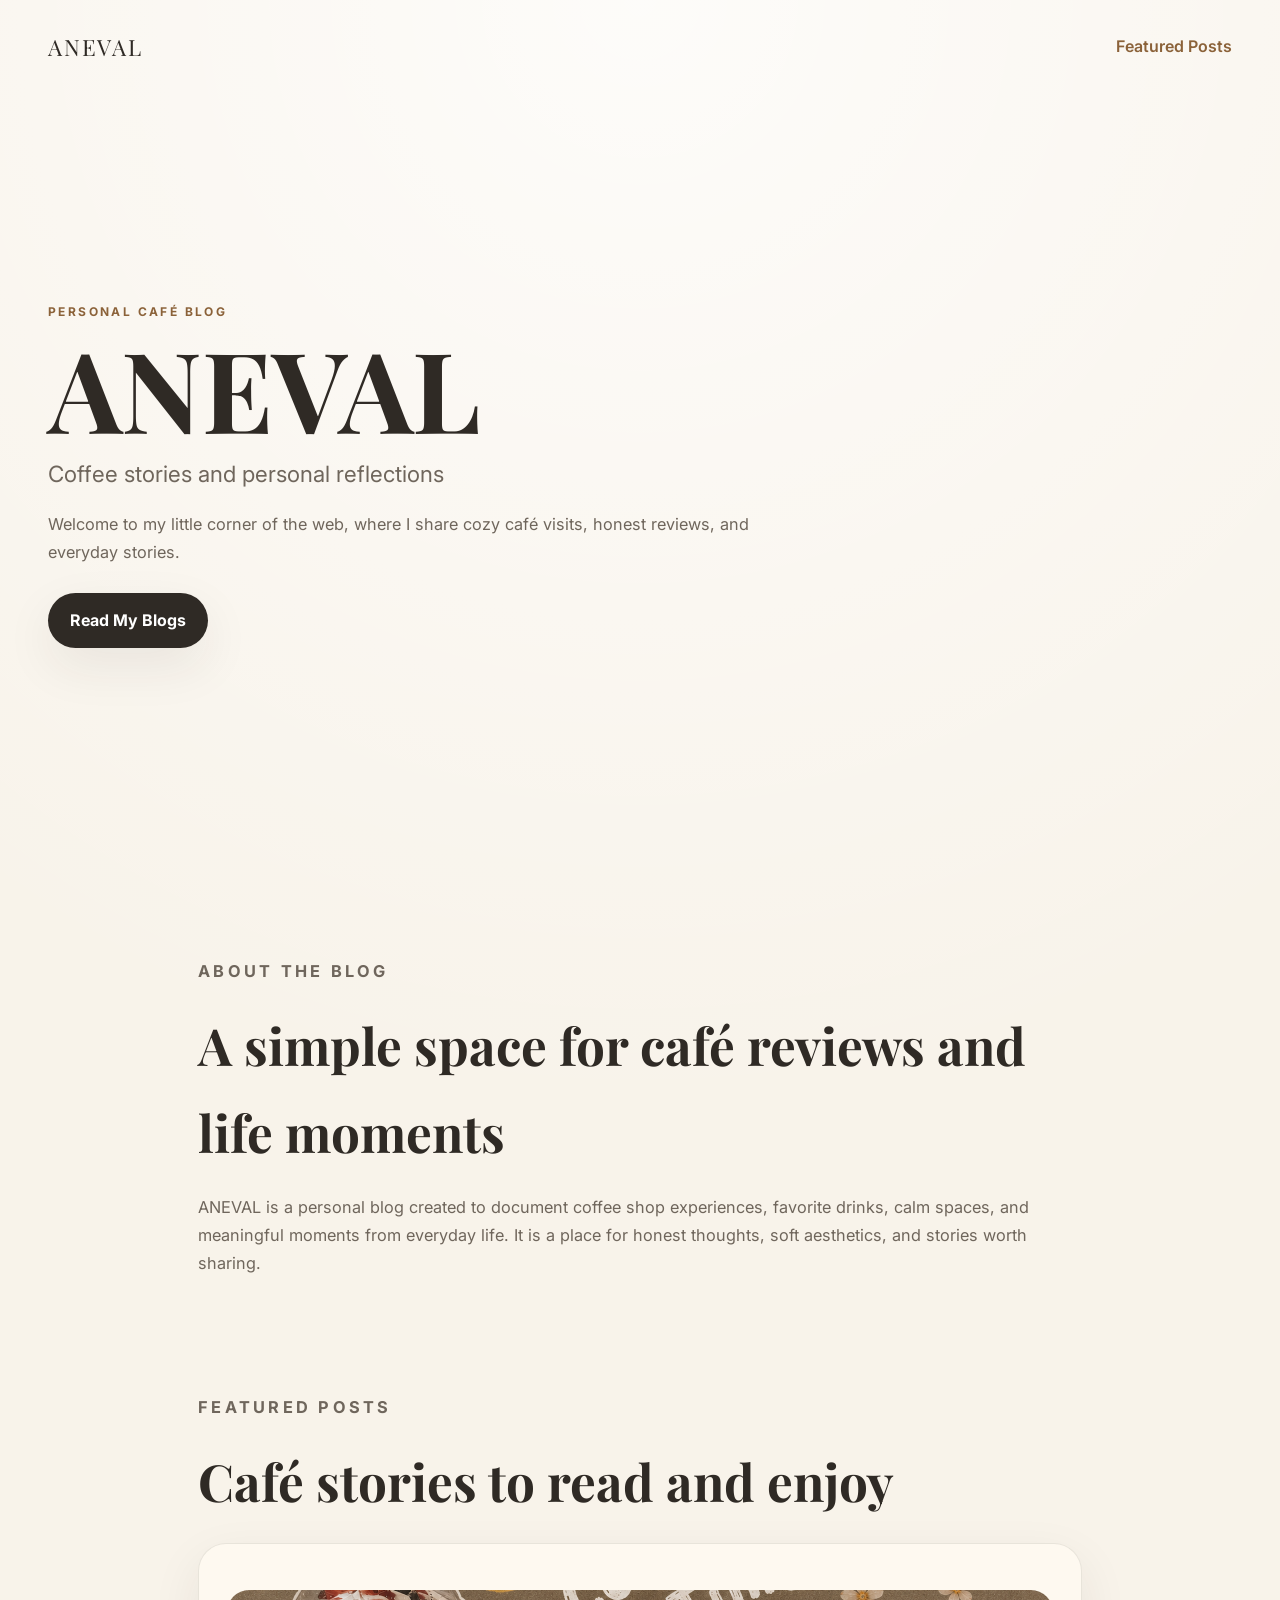
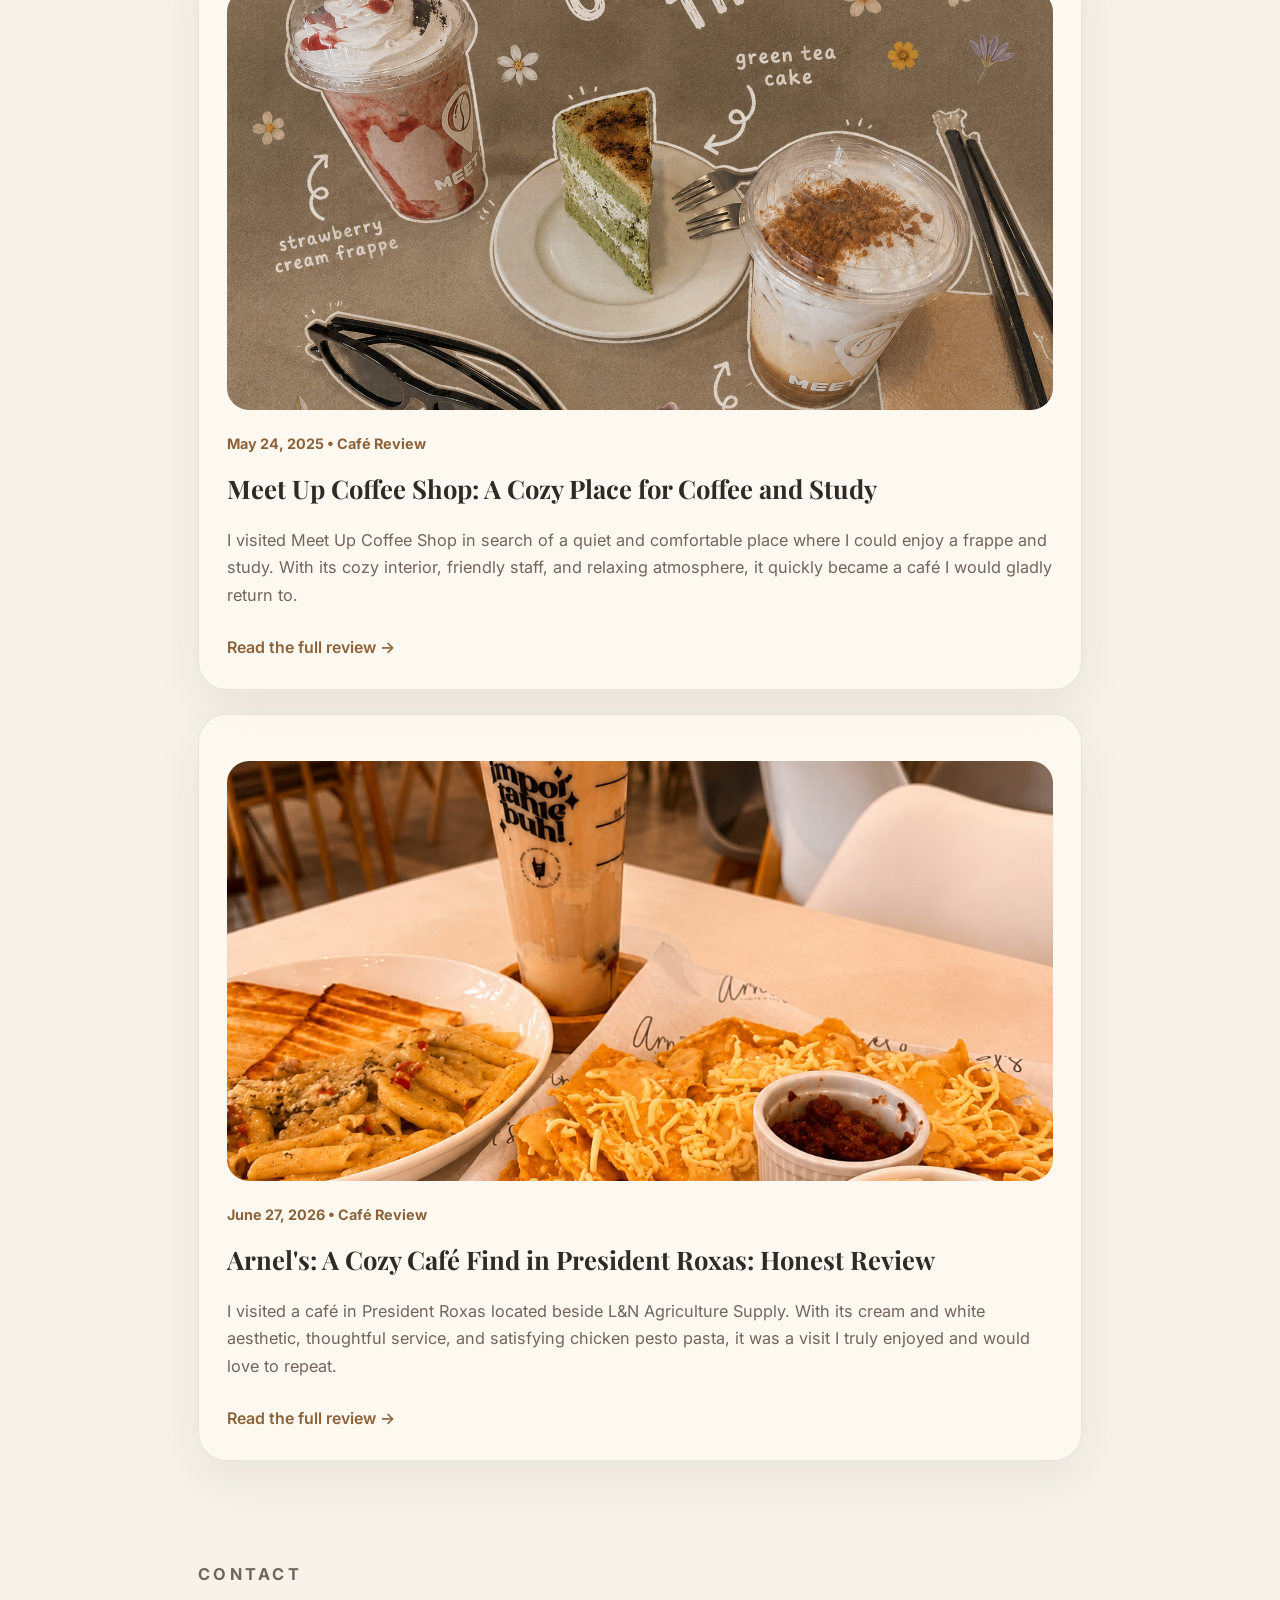
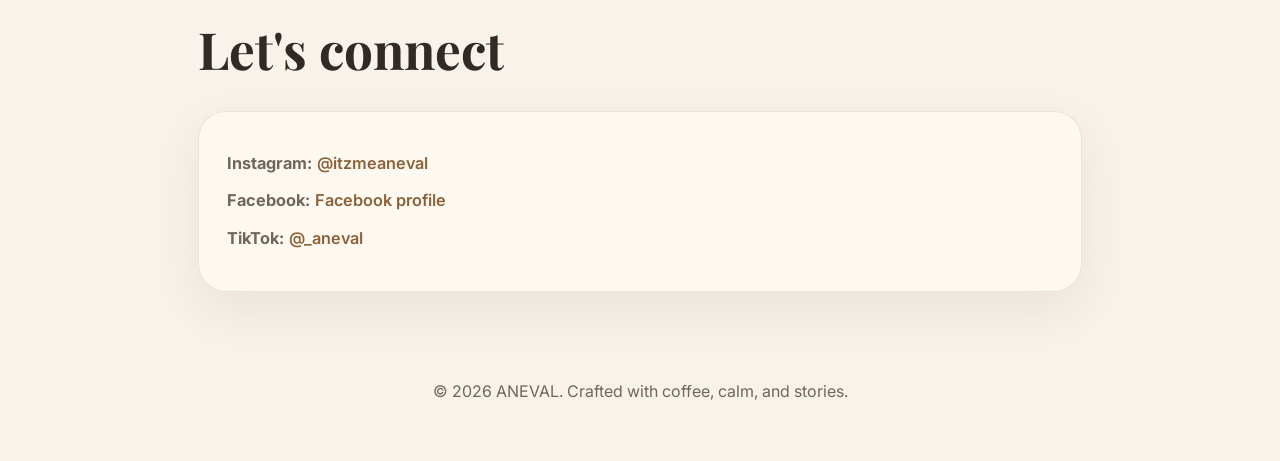
<file: index.html>
<!DOCTYPE html>
<html lang="en">
  <head>
    <meta charset="UTF-8" />
    <meta name="viewport" content="width=device-width, initial-scale=1.0" />
    <title>ANEVAL | Café Blog</title>
    <meta
      name="description"
      content="ANEVAL is a personal café blog about coffee shop visits, cozy spaces, and everyday life stories."
    />
    <link rel="preconnect" href="https://fonts.googleapis.com" />
    <link rel="preconnect" href="https://fonts.gstatic.com" crossorigin />
    <link
      href="https://fonts.googleapis.com/css2?family=Playfair+Display:wght@600;700&family=Inter:wght@400;500;600;700&display=swap"
      rel="stylesheet"
    />
    <link rel="stylesheet" href="style.css" />
  </head>
  <body>
    <header class="hero">
      <nav class="nav">
        <div class="brand">ANEVAL</div>
        <a class="nav-link" href="#featured">Featured Posts</a>
      </nav>

      <section class="hero-content">
        <p class="eyebrow">Personal café blog</p>
        <h1>ANEVAL</h1>
        <p class="tagline">Coffee stories and personal reflections</p>
        <p class="hero-text">
          Welcome to my little corner of the web, where I share cozy café visits,
          honest reviews, and everyday stories.
        </p>
        <a class="button" href="#featured">Read My Blogs</a>
      </section>
    </header>

    <main>
      <section class="section about">
        <div class="section-heading">
          <p class="eyebrow">About the blog</p>
          <h2>A simple space for café reviews and life moments</h2>
        </div>
        <p>
          ANEVAL is a personal blog created to document coffee shop experiences,
          favorite drinks, calm spaces, and meaningful moments from everyday life.
          It is a place for honest thoughts, soft aesthetics, and stories worth
          sharing.
        </p>
      </section>

      <section class="section featured" id="featured">
        <div class="section-heading">
          <p class="eyebrow">Featured posts</p>
          <h2>Café stories to read and enjoy</h2>
        </div>

        <div class="featured-posts">
          <article class="post-preview">
            <img
              class="banner-image"
              src="imagesmeet-up-banner.png"
              alt="Meet Up Coffee Shop banner"
            />
            <div class="card-meta">May 24, 2025 • Café Review</div>
            <h3>Meet Up Coffee Shop: A Cozy Place for Coffee and Study</h3>
            <p>
              I visited Meet Up Coffee Shop in search of a quiet and comfortable
              place where I could enjoy a frappe and study. With its cozy interior,
              friendly staff, and relaxing atmosphere, it quickly became a café I
              would gladly return to.
            </p>
            <a class="text-link" href="meet-up-coffee-shop.html">Read the full review →</a>
          </article>

          <article class="post-preview">
            <img
              class="banner-image"
              src="roxas-banner.png"
              alt="President Roxas café banner"
            />
            <div class="card-meta">June 27, 2026 • Café Review</div>
            <h3>Arnel's: A Cozy Café Find in President Roxas: Honest Review</h3>
            <p>
              I visited a café in President Roxas located beside L&amp;N Agriculture
              Supply. With its cream and white aesthetic, thoughtful service, and
              satisfying chicken pesto pasta, it was a visit I truly enjoyed and
              would love to repeat.
            </p>
            <a class="text-link" href="president-roxas-cafe-review.html">Read the full review →</a>
          </article>
        </div>
      </section>

      <section class="section contact" id="contact">
        <div class="section-heading">
          <p class="eyebrow">Contact</p>
          <h2>Let's connect</h2>
        </div>
        <div class="contact-card">
          <p><strong>Instagram:</strong> <a href="https://instagram.com/itzmeaneval" target="_blank" rel="noopener noreferrer">@itzmeaneval</a></p>
          <p><strong>Facebook:</strong> <a href="https://www.facebook.com/lavena.gee.adarle.boluso" target="_blank" rel="noopener noreferrer">Facebook profile</a></p>
          <p><strong>TikTok:</strong> <a href="https://www.tiktok.com/@_aneval?_t=ZS-8zuCAxaX56e&_r=1" target="_blank" rel="noopener noreferrer">@_aneval</a></p>
        </div>
      </section>
    </main>

    <footer class="footer">
      <p>© 2026 ANEVAL. Crafted with coffee, calm, and stories.</p>
    </footer>
  </body>
</html>
</file>
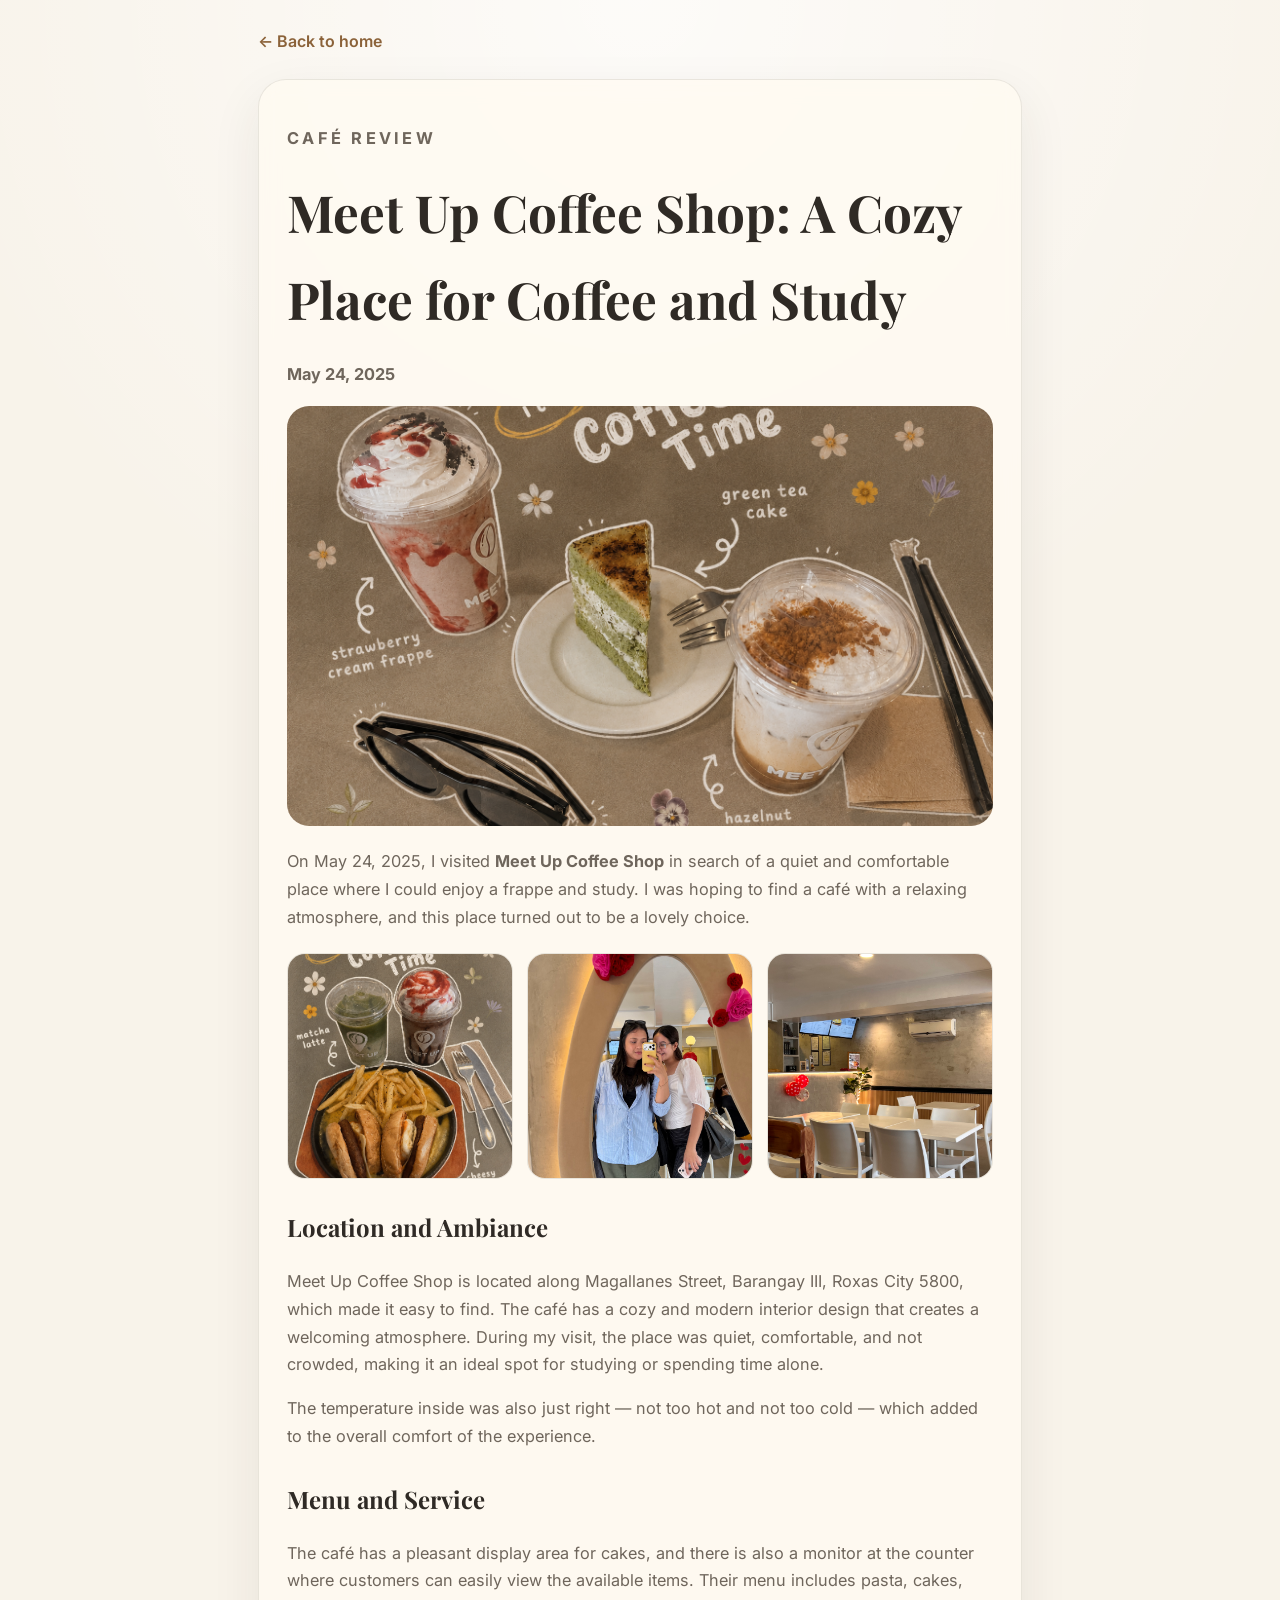
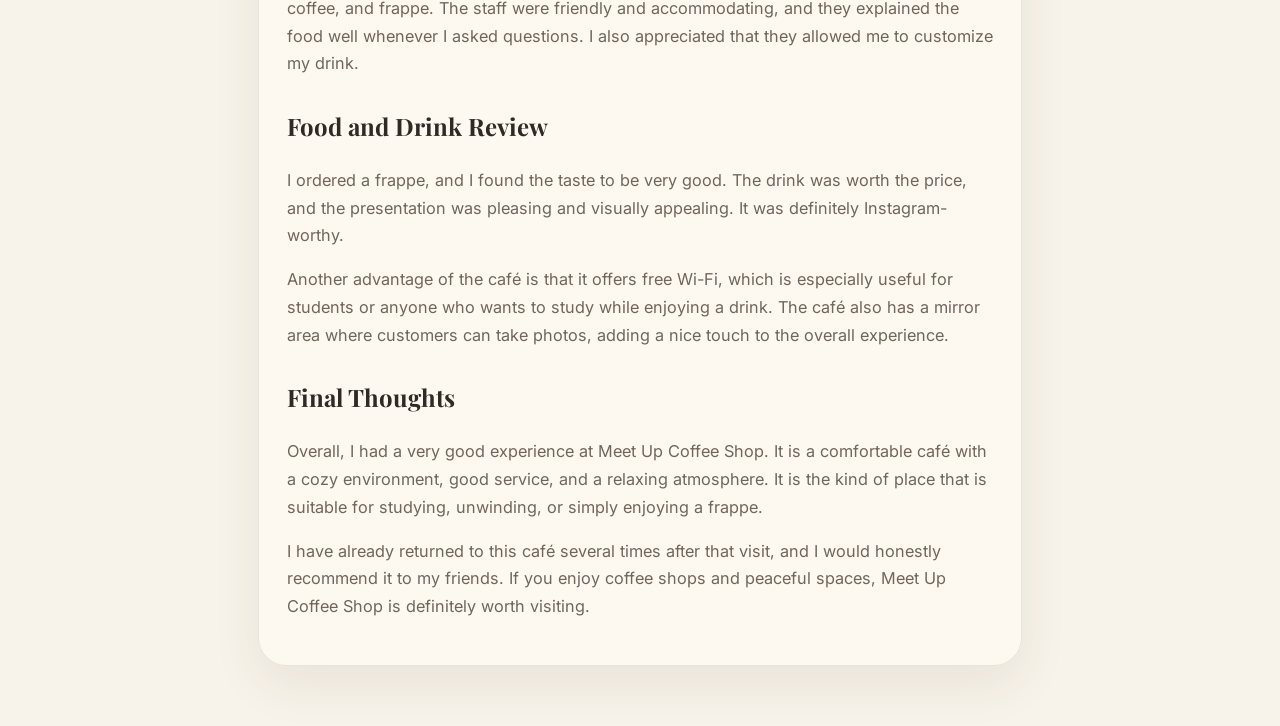
<file: meet-up-coffee-shop.html>
<!DOCTYPE html>
<html lang="en">
  <head>
    <meta charset="UTF-8" />
    <meta name="viewport" content="width=device-width, initial-scale=1.0" />
    <title>Meet Up Coffee Shop Review – Roxas City Café | ANEVAL</title>
    <meta
      name="description"
      content="ANEVAL reviews Meet Up Coffee Shop on Magallanes Street, Roxas City — a cozy café ideal for studying, enjoying a frappe, and relaxing. Read the full honest café review."
    />
    <meta name="keywords" content="Meet Up Coffee Shop, Roxas City café, café review, ANEVAL, frappe, cozy café, study café, Magallanes Street, Roxas City 5800" />
    <meta name="author" content="ANEVAL" />
    <meta name="robots" content="index, follow" />
    <link rel="canonical" href="https://lavena0314.github.io/Cafe-Blog/meet-up-coffee-shop.html" />

    <!-- Open Graph / Facebook -->
    <meta property="og:type" content="article" />
    <meta property="og:url" content="https://lavena0314.github.io/Cafe-Blog/meet-up-coffee-shop.html" />
    <meta property="og:site_name" content="ANEVAL" />
    <meta property="og:title" content="Meet Up Coffee Shop Review – Roxas City Café | ANEVAL" />
    <meta property="og:description" content="ANEVAL reviews Meet Up Coffee Shop — a cozy café in Roxas City perfect for studying, enjoying a frappe, and relaxing in a comfortable atmosphere." />
    <meta property="og:image" content="https://lavena0314.github.io/Cafe-Blog/imagesmeet-up-banner.png" />
    <meta property="article:published_time" content="2025-05-24" />
    <meta property="article:author" content="ANEVAL" />
    <meta property="article:section" content="Café Review" />

    <!-- Twitter Card -->
    <meta name="twitter:card" content="summary_large_image" />
    <meta name="twitter:title" content="Meet Up Coffee Shop Review – Roxas City Café | ANEVAL" />
    <meta name="twitter:description" content="ANEVAL reviews Meet Up Coffee Shop — a cozy café in Roxas City perfect for studying, enjoying a frappe, and relaxing." />
    <meta name="twitter:image" content="https://lavena0314.github.io/Cafe-Blog/imagesmeet-up-banner.png" />

    <!-- JSON-LD Structured Data -->
    <script type="application/ld+json">
    {
      "@context": "https://schema.org",
      "@type": "BlogPosting",
      "headline": "Meet Up Coffee Shop: A Cozy Place for Coffee and Study",
      "description": "ANEVAL reviews Meet Up Coffee Shop on Magallanes Street, Roxas City — a cozy café ideal for studying, enjoying a frappe, and relaxing.",
      "image": "https://lavena0314.github.io/Cafe-Blog/imagesmeet-up-banner.png",
      "url": "https://lavena0314.github.io/Cafe-Blog/meet-up-coffee-shop.html",
      "datePublished": "2025-05-24",
      "author": {
        "@type": "Person",
        "name": "ANEVAL"
      },
      "publisher": {
        "@type": "Person",
        "name": "ANEVAL"
      },
      "mainEntityOfPage": {
        "@type": "WebPage",
        "@id": "https://lavena0314.github.io/Cafe-Blog/meet-up-coffee-shop.html"
      },
      "keywords": "Meet Up Coffee Shop, Roxas City, café review, frappe, cozy café, study café"
    }
    </script>

    <link rel="preconnect" href="https://fonts.googleapis.com" />
    <link rel="preconnect" href="https://fonts.gstatic.com" crossorigin />
    <link
      href="https://fonts.googleapis.com/css2?family=Playfair+Display:wght@600;700&family=Inter:wght@400;500;600;700&display=swap"
      rel="stylesheet"
    />
    <link rel="stylesheet" href="style.css" />
  </head>
  <body class="post-page">
    <main class="post-container">
      <a class="back-link" href="index.html">← Back to home</a>

      <article class="post">
        <p class="eyebrow">Café Review</p>
        <h1>Meet Up Coffee Shop: A Cozy Place for Coffee and Study</h1>
        <p class="post-date">May 24, 2025</p>

        <img
          class="banner-image"
          src="imagesmeet-up-banner.png"
          alt="Meet Up Coffee Shop banner"
        />

        <p>
          On May 24, 2025, I visited <strong>Meet Up Coffee Shop</strong> in
          search of a quiet and comfortable place where I could enjoy a frappe
          and study. I was hoping to find a café with a relaxing atmosphere, and
          this place turned out to be a lovely choice.
        </p>

        <div class="photo-grid">
          <img src="imagesmeet-up-1.png" alt="Meet Up Coffee Shop photo one" />
          <img src="imagesmeet-up-2.jpeg" alt="Meet Up Coffee Shop photo two" />
          <img src="imagesmeet-up-3.jpeg" alt="Meet Up Coffee Shop photo three" />
        </div>

        <h2>Location and Ambiance</h2>
        <p>
          Meet Up Coffee Shop is located along Magallanes Street, Barangay III,
          Roxas City 5800, which made it easy to find. The café has a cozy and
          modern interior design that creates a welcoming atmosphere. During my
          visit, the place was quiet, comfortable, and not crowded, making it an
          ideal spot for studying or spending time alone.
        </p>
        <p>
          The temperature inside was also just right — not too hot and not too
          cold — which added to the overall comfort of the experience.
        </p>

        <h2>Menu and Service</h2>
        <p>
          The café has a pleasant display area for cakes, and there is also a
          monitor at the counter where customers can easily view the available
          items. Their menu includes pasta, cakes, coffee, and frappe. The staff
          were friendly and accommodating, and they explained the food well
          whenever I asked questions. I also appreciated that they allowed me to
          customize my drink.
        </p>

        <h2>Food and Drink Review</h2>
        <p>
          I ordered a frappe, and I found the taste to be very good. The drink
          was worth the price, and the presentation was pleasing and visually
          appealing. It was definitely Instagram-worthy.
        </p>
        <p>
          Another advantage of the café is that it offers free Wi-Fi, which is
          especially useful for students or anyone who wants to study while
          enjoying a drink. The café also has a mirror area where customers can
          take photos, adding a nice touch to the overall experience.
        </p>

        <h2>Final Thoughts</h2>
        <p>
          Overall, I had a very good experience at Meet Up Coffee Shop. It is a
          comfortable café with a cozy environment, good service, and a relaxing
          atmosphere. It is the kind of place that is suitable for studying,
          unwinding, or simply enjoying a frappe.
        </p>
        <p>
          I have already returned to this café several times after that visit,
          and I would honestly recommend it to my friends. If you enjoy coffee
          shops and peaceful spaces, Meet Up Coffee Shop is definitely worth
          visiting.
        </p>
      </article>
    </main>
  </body>
</html>
</file>
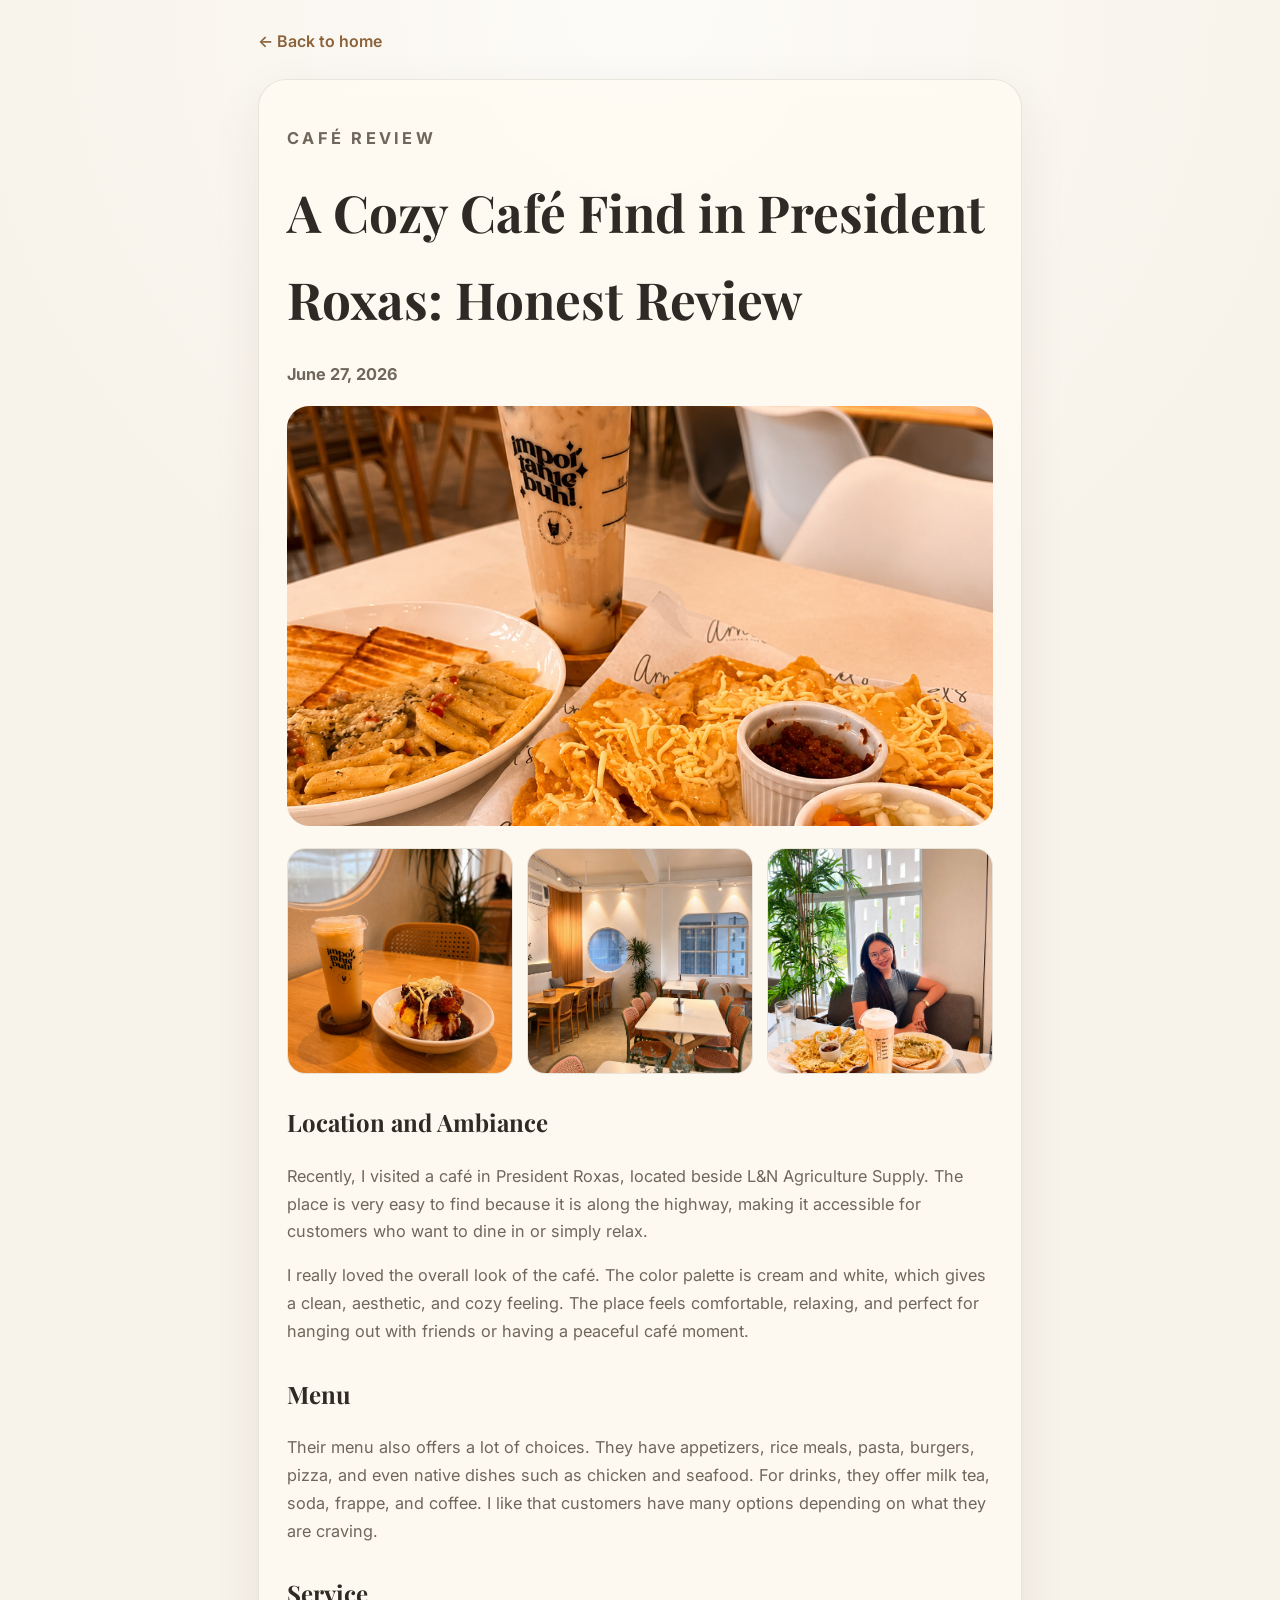
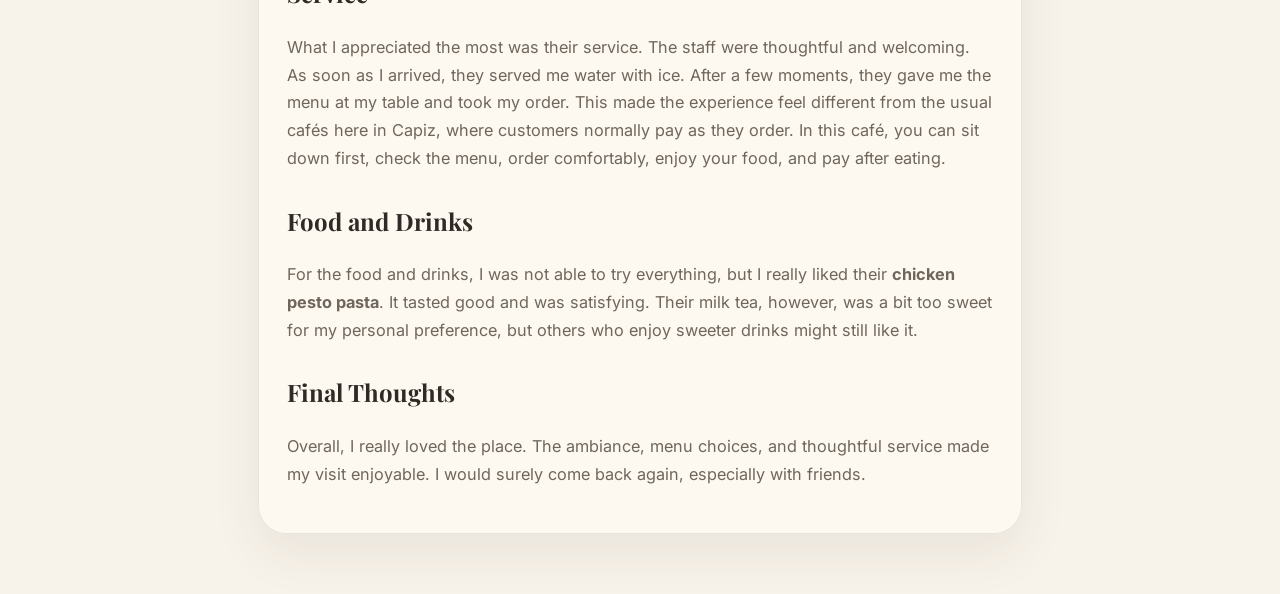
<file: president-roxas-cafe-review.html>
<!DOCTYPE html>
<html lang="en">
  <head>
    <meta charset="UTF-8" />
    <meta name="viewport" content="width=device-width, initial-scale=1.0" />
    <title>A Cozy Café Find in President Roxas | ANEVAL</title>
    <meta
      name="description"
      content="An honest café review of a cozy café in President Roxas, Capiz — featuring great ambiance, friendly service, and a satisfying chicken pesto pasta."
    />
    <link rel="preconnect" href="https://fonts.googleapis.com" />
    <link rel="preconnect" href="https://fonts.gstatic.com" crossorigin />
    <link
      href="https://fonts.googleapis.com/css2?family=Playfair+Display:wght@600;700&family=Inter:wght@400;500;600;700&display=swap"
      rel="stylesheet"
    />
    <link rel="stylesheet" href="style.css" />
  </head>
  <body class="post-page">
    <main class="post-container">
      <a class="back-link" href="index.html">← Back to home</a>

      <article class="post">
        <p class="eyebrow">Café Review</p>
        <h1>A Cozy Café Find in President Roxas: Honest Review</h1>
        <p class="post-date">June 27, 2026</p>

        <img
          class="banner-image"
          src="roxas-banner.png"
          alt="President Roxas café banner"
        />

        <div class="photo-grid">
          <img src="roxas-1.png" alt="President Roxas café photo one" />
          <img src="roxas-2.png" alt="President Roxas café photo two" />
          <img src="roxas-3.png" alt="President Roxas café photo three" />
        </div>

        <h2>Location and Ambiance</h2>
        <p>
          Recently, I visited a café in President Roxas, located beside L&amp;N
          Agriculture Supply. The place is very easy to find because it is along
          the highway, making it accessible for customers who want to dine in or
          simply relax.
        </p>
        <p>
          I really loved the overall look of the café. The color palette is cream
          and white, which gives a clean, aesthetic, and cozy feeling. The place
          feels comfortable, relaxing, and perfect for hanging out with friends or
          having a peaceful café moment.
        </p>

        <h2>Menu</h2>
        <p>
          Their menu also offers a lot of choices. They have appetizers, rice
          meals, pasta, burgers, pizza, and even native dishes such as chicken and
          seafood. For drinks, they offer milk tea, soda, frappe, and coffee. I
          like that customers have many options depending on what they are craving.
        </p>

        <h2>Service</h2>
        <p>
          What I appreciated the most was their service. The staff were thoughtful
          and welcoming. As soon as I arrived, they served me water with ice. After
          a few moments, they gave me the menu at my table and took my order. This
          made the experience feel different from the usual cafés here in Capiz,
          where customers normally pay as they order. In this café, you can sit
          down first, check the menu, order comfortably, enjoy your food, and pay
          after eating.
        </p>

        <h2>Food and Drinks</h2>
        <p>
          For the food and drinks, I was not able to try everything, but I really
          liked their <strong>chicken pesto pasta</strong>. It tasted good and was
          satisfying. Their milk tea, however, was a bit too sweet for my personal
          preference, but others who enjoy sweeter drinks might still like it.
        </p>

        <h2>Final Thoughts</h2>
        <p>
          Overall, I really loved the place. The ambiance, menu choices, and
          thoughtful service made my visit enjoyable. I would surely come back
          again, especially with friends.
        </p>
      </article>
    </main>
  </body>
</html>
</file>
<file: style.css>
:root {
  --bg: #f8f3ea;
  --surface: #fffaf2;
  --surface-strong: #f3eadc;
  --text: #2f2a25;
  --muted: #6f665c;
  --accent: #a97c50;
  --accent-dark: #8b6239;
  --border: rgba(47, 42, 37, 0.1);
  --shadow: 0 18px 50px rgba(47, 42, 37, 0.08);
}

* {
  box-sizing: border-box;
}

html {
  scroll-behavior: smooth;
}

body {
  margin: 0;
  font-family: "Inter", sans-serif;
  color: var(--text);
  background:
    radial-gradient(circle at top, rgba(255, 255, 255, 0.75), transparent 30%),
    var(--bg);
  line-height: 1.7;
}

h1,
h2,
.brand {
  font-family: "Playfair Display", serif;
}

img {
  max-width: 100%;
  display: block;
}

.hero {
  min-height: 100vh;
  padding: 28px clamp(20px, 4vw, 48px);
  display: flex;
  flex-direction: column;
  justify-content: space-between;
}

.nav {
  display: flex;
  justify-content: space-between;
  align-items: center;
  gap: 16px;
}

.brand {
  font-size: 1.4rem;
  letter-spacing: 0.08em;
}

.nav-link,
.back-link,
.text-link,
.contact-card a {
  color: var(--accent-dark);
  text-decoration: none;
  font-weight: 600;
}

.hero-content {
  max-width: 760px;
  margin: auto 0;
  padding: 80px 0;
}

.eyebrow {
  text-transform: uppercase;
  letter-spacing: 0.2em;
  font-size: 0.75rem;
  color: var(--accent-dark);
  font-weight: 700;
}

.hero h1 {
  font-size: clamp(3.5rem, 10vw, 7rem);
  line-height: 0.95;
  margin: 12px 0 14px;
}

.tagline {
  font-size: clamp(1.1rem, 2.5vw, 1.4rem);
  color: var(--muted);
  margin: 0 0 18px;
}

.hero-text,
.section p,
.card p,
.post p,
.contact-card p {
  font-size: 1.02rem;
  color: var(--muted);
}

.button {
  display: inline-block;
  margin-top: 10px;
  padding: 14px 22px;
  border-radius: 999px;
  background: var(--text);
  color: #fff;
  text-decoration: none;
  font-weight: 700;
  box-shadow: var(--shadow);
}

.section {
  max-width: 980px;
  margin: 0 auto;
  padding: 42px clamp(20px, 4vw, 48px);
}

.section-heading h2,
.post h1 {
  font-size: clamp(2rem, 4vw, 3.2rem);
  margin: 8px 0 18px;
}

.featured-posts {
  display: grid;
  gap: 24px;
}

.card,
.post,
.contact-card,
.post-preview {
  background: rgba(255, 250, 242, 0.8);
  border: 1px solid var(--border);
  border-radius: 28px;
  padding: 28px;
  box-shadow: var(--shadow);
  backdrop-filter: blur(10px);
}

.banner-image {
  width: 100%;
  height: auto;
  max-height: 420px;
  object-fit: cover;
  border-radius: 22px;
  margin: 18px 0 22px;
}

.image-placeholder {
  min-height: 260px;
  display: grid;
  place-items: center;
  padding: 24px;
  background: linear-gradient(135deg, #f0e2cf, #fff7ec);
  border: 1px dashed rgba(47, 42, 37, 0.25);
  color: var(--text);
  font-weight: 600;
  text-align: center;
}

.photo-grid {
  display: grid;
  grid-template-columns: repeat(3, minmax(0, 1fr));
  gap: 14px;
  margin: 22px 0 10px;
}

.photo-grid img {
  width: 100%;
  aspect-ratio: 1 / 1;
  object-fit: cover;
  border-radius: 18px;
  border: 1px solid var(--border);
}

.card-meta,
.post-date {
  color: var(--accent-dark);
  font-weight: 700;
  font-size: 0.9rem;
}

.text-link {
  display: inline-block;
  margin-top: 8px;
}

.is-disabled {
  opacity: 0.7;
  pointer-events: none;
}

.post-preview h3 {
  font-family: "Playfair Display", serif;
  font-size: 1.6rem;
  margin: 10px 0 12px;
}

.contact-card p {
  margin: 10px 0;
}

.footer {
  text-align: center;
  padding: 28px 20px 40px;
  color: var(--muted);
}

.post-page {
  background:
    radial-gradient(circle at top, rgba(255, 255, 255, 0.7), transparent 30%),
    var(--bg);
}

.post-container {
  max-width: 860px;
  margin: 0 auto;
  padding: 28px clamp(20px, 4vw, 48px) 60px;
}

.back-link {
  display: inline-block;
  margin-bottom: 24px;
}

.post h2 {
  font-size: 1.5rem;
  margin-top: 28px;
}

@media (max-width: 640px) {
  .nav {
    flex-direction: column;
    align-items: flex-start;
  }

  .hero {
    min-height: auto;
  }

  .hero-content {
    padding: 56px 0 28px;
  }

  .card,
  .post,
  .contact-card,
  .post-preview {
    padding: 22px;
    border-radius: 22px;
  }

  .photo-grid {
    grid-template-columns: 1fr;
  }
}
</file>
